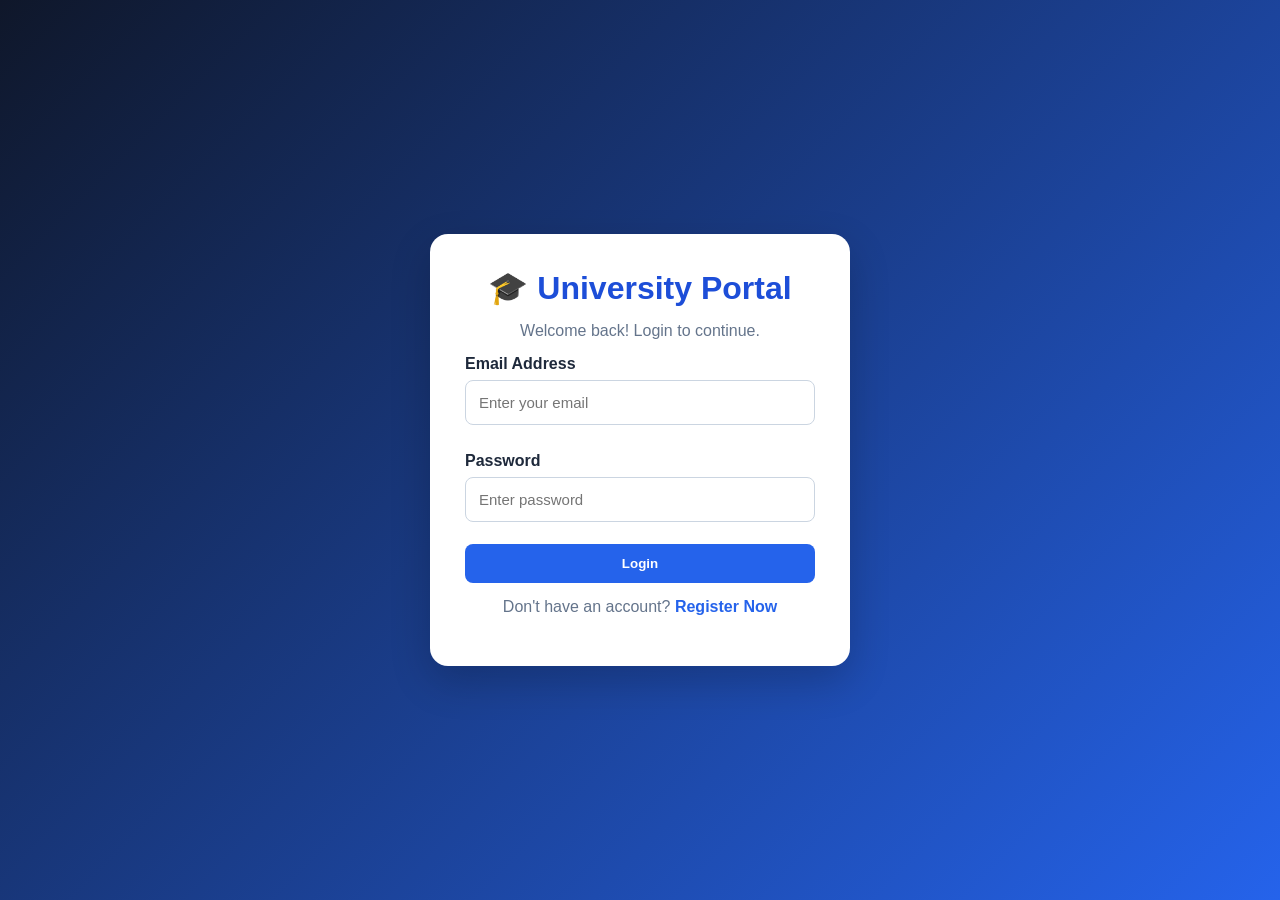
<file: frontend/index.html>
<!DOCTYPE html>
<html lang="en">
<head>
    <meta charset="UTF-8">
    <meta name="viewport" content="width=device-width, initial-scale=1.0">
    <title>University Portal | Login</title>
    <link rel="stylesheet" href="css/style.css">
    <script src="https://code.jquery.com/jquery-3.7.1.min.js"></script>
</head>
<body>

<div class="auth-container">
    <div class="auth-box">
        <h1>🎓 University Portal</h1>
        <p>Welcome back! Login to continue.</p>

        <form id="loginForm">
            <label>Email Address</label>
            <input type="email" id="email" placeholder="Enter your email" required>

            <label>Password</label>
            <input type="password" id="password" placeholder="Enter password" required>

            <button type="submit">Login</button>
        </form>

        <p id="message"></p>

        <p>Don't have an account?
            <a href="register.html">Register Now</a>
        </p>
    </div>
</div>

<script src="js/auth.js"></script>
</body>
</html>
</file>
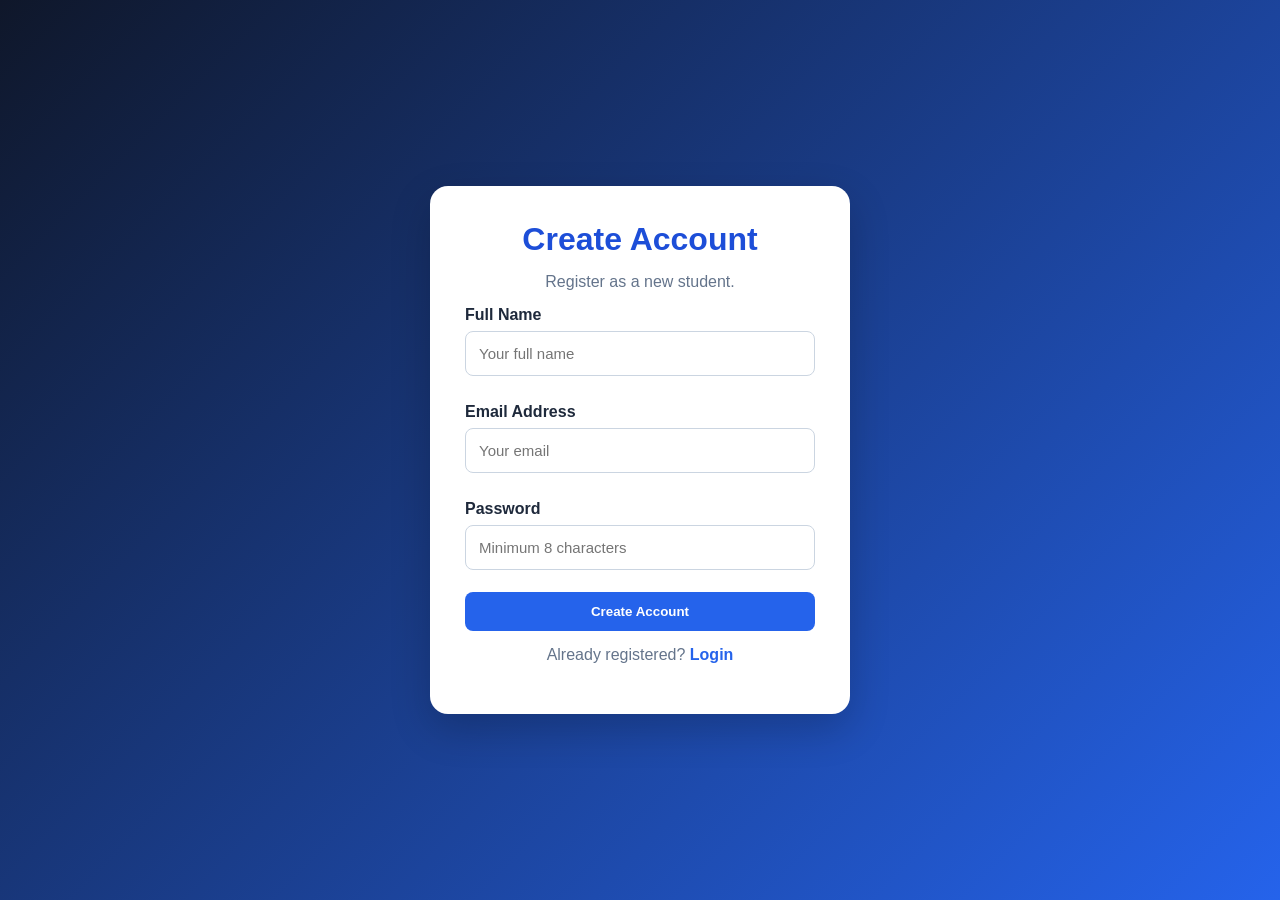
<file: frontend/register.html>
<!DOCTYPE html>
<html lang="en">
<head>
    <meta charset="UTF-8">
    <meta name="viewport" content="width=device-width, initial-scale=1.0">
    <title>Student Registration</title>
    <link rel="stylesheet" href="css/style.css">
    <script src="https://code.jquery.com/jquery-3.7.1.min.js"></script>
</head>
<body>

<div class="auth-container">
    <div class="auth-box">
        <h1>Create Account</h1>
        <p>Register as a new student.</p>

        <form id="registerForm">
            <label>Full Name</label>
            <input type="text" id="full_name" placeholder="Your full name" required>

            <label>Email Address</label>
            <input type="email" id="reg_email" placeholder="Your email" required>

            <label>Password</label>
            <input type="password" id="reg_password" minlength="8" placeholder="Minimum 8 characters" required>

            <button type="submit">Create Account</button>
        </form>

        <p id="message"></p>

        <p>Already registered?
            <a href="index.html">Login</a>
        </p>
    </div>
</div>

<script src="js/auth.js"></script>
</body>
</html>
</file>
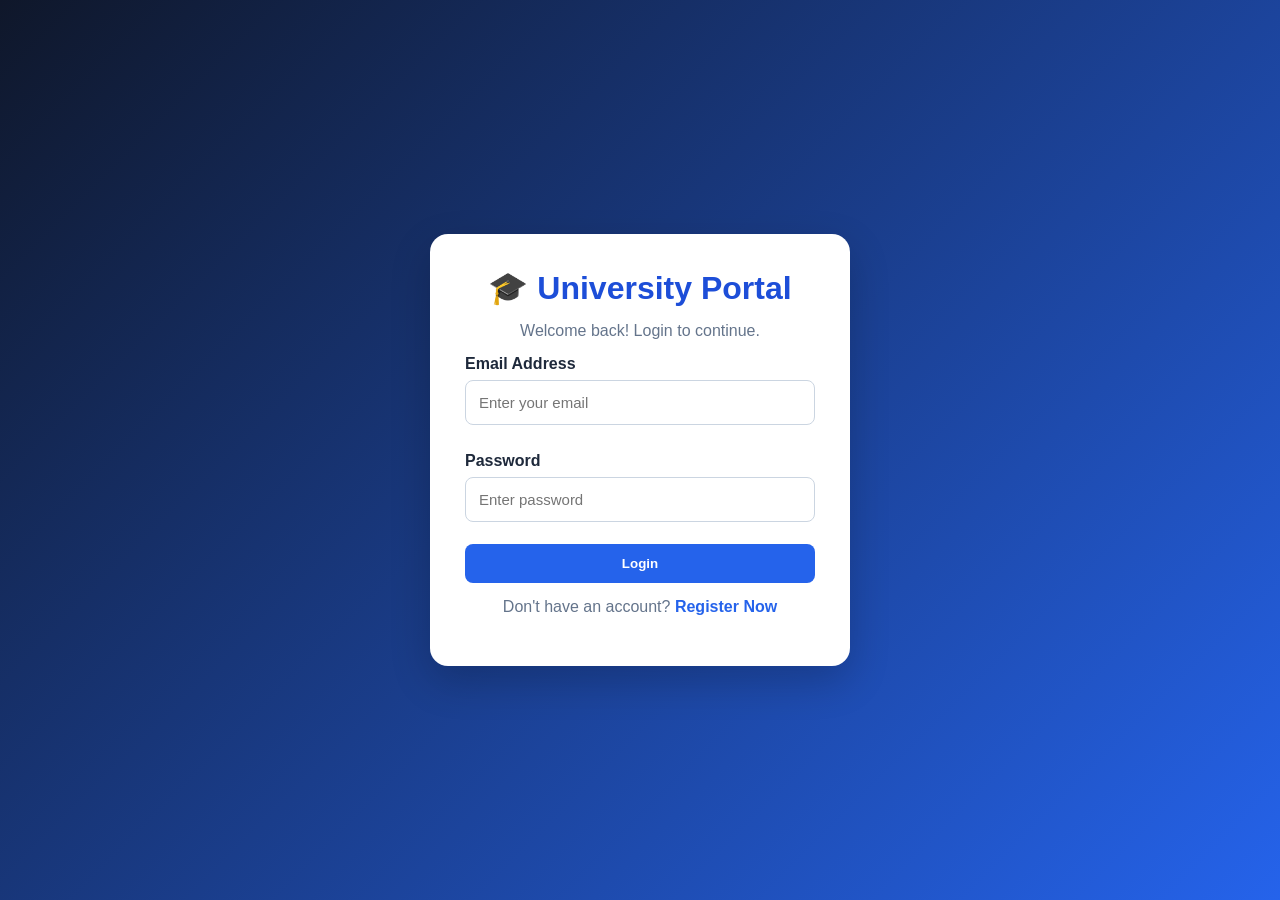
<file: frontend/student.html>
<!DOCTYPE html>
<html lang="en">
<head>
    <meta charset="UTF-8">
    <meta name="viewport" content="width=device-width, initial-scale=1.0">
    <title>Student Dashboard</title>
    <link rel="stylesheet" href="css/style.css">
    <script src="https://code.jquery.com/jquery-3.7.1.min.js"></script>
</head>
<body>

<nav class="navbar">
    <h2>🎓 University Portal</h2>
    <button onclick="logout()">Logout</button>
</nav>

<div class="dashboard">
    <h1>Student Dashboard</h1>
    <div class="profile-card">
        <h2>Welcome, <span id="studentName">Student</span></h2>
        <p>Email: <span id="studentEmail"></span></p>
        <p>Role: Student</p>
    </div>

    <h2>Available Courses</h2>
    <div id="courseList" class="course-grid"></div>
</div>

<script src="js/student.js"></script>
</body>
</html>
</file>
<file: frontend/css/style.css>
* {
    margin: 0;
    padding: 0;
    box-sizing: border-box;
}

body {
    font-family: Arial, sans-serif;
    background: #f1f5f9;
    color: #1e293b;
}

.auth-container {
    min-height: 100vh;
    display: flex;
    justify-content: center;
    align-items: center;
    background: linear-gradient(135deg, #0f172a, #2563eb);
    padding: 20px;
}

.auth-box {
    background: white;
    width: 100%;
    max-width: 420px;
    padding: 35px;
    border-radius: 18px;
    box-shadow: 0 15px 40px #0003;
}

.auth-box h1 {
    text-align: center;
    color: #1d4ed8;
    margin-bottom: 12px;
}

.auth-box p {
    text-align: center;
    margin: 15px 0;
    color: #64748b;
}

label {
    display: block;
    margin: 15px 0 7px;
    font-weight: bold;
}

input, textarea {
    width: 100%;
    padding: 13px;
    border: 1px solid #cbd5e1;
    border-radius: 8px;
    margin-bottom: 12px;
    font-size: 15px;
}

input:focus, textarea:focus {
    outline: 2px solid #60a5fa;
}

button {
    background: #2563eb;
    color: white;
    border: none;
    padding: 12px 18px;
    border-radius: 8px;
    cursor: pointer;
    font-weight: bold;
}

button:hover {
    background: #1d4ed8;
}

.auth-box button {
    width: 100%;
    margin-top: 10px;
}

a {
    color: #2563eb;
    text-decoration: none;
    font-weight: bold;
}

.navbar {
    background: #0f172a;
    color: white;
    padding: 18px 5%;
    display: flex;
    justify-content: space-between;
    align-items: center;
}

.dashboard {
    max-width: 1150px;
    margin: 35px auto;
    padding: 20px;
}

.dashboard h1 {
    margin-bottom: 25px;
    color: #0f172a;
}

.dashboard h2 {
    margin: 30px 0 18px;
}

.profile-card {
    background: white;
    padding: 25px;
    border-radius: 12px;
    box-shadow: 0 5px 20px #0001;
}

.profile-card p {
    margin-top: 10px;
}

.course-grid {
    display: grid;
    grid-template-columns: repeat(auto-fit, minmax(240px, 1fr));
    gap: 20px;
}

.course-card {
    background: white;
    padding: 22px;
    border-radius: 12px;
    box-shadow: 0 5px 20px #0001;
    border-top: 4px solid #2563eb;
}

.course-card h3 {
    color: #1d4ed8;
    margin-bottom: 12px;
}

.course-card p {
    margin: 9px 0;
    color: #475569;
}

.course-card button {
    margin: 5px 5px 0 0;
}

.course-form {
    background: white;
    padding: 25px;
    border-radius: 12px;
    box-shadow: 0 5px 20px #0001;
}

#message {
    margin: 15px 0;
    font-weight: bold;
}

@media(max-width: 600px) {
    .navbar {
        padding: 15px;
    }

    .dashboard {
        margin: 15px auto;
        padding: 15px;
    }

    .auth-box {
        padding: 25px;
    }
}
</file>
